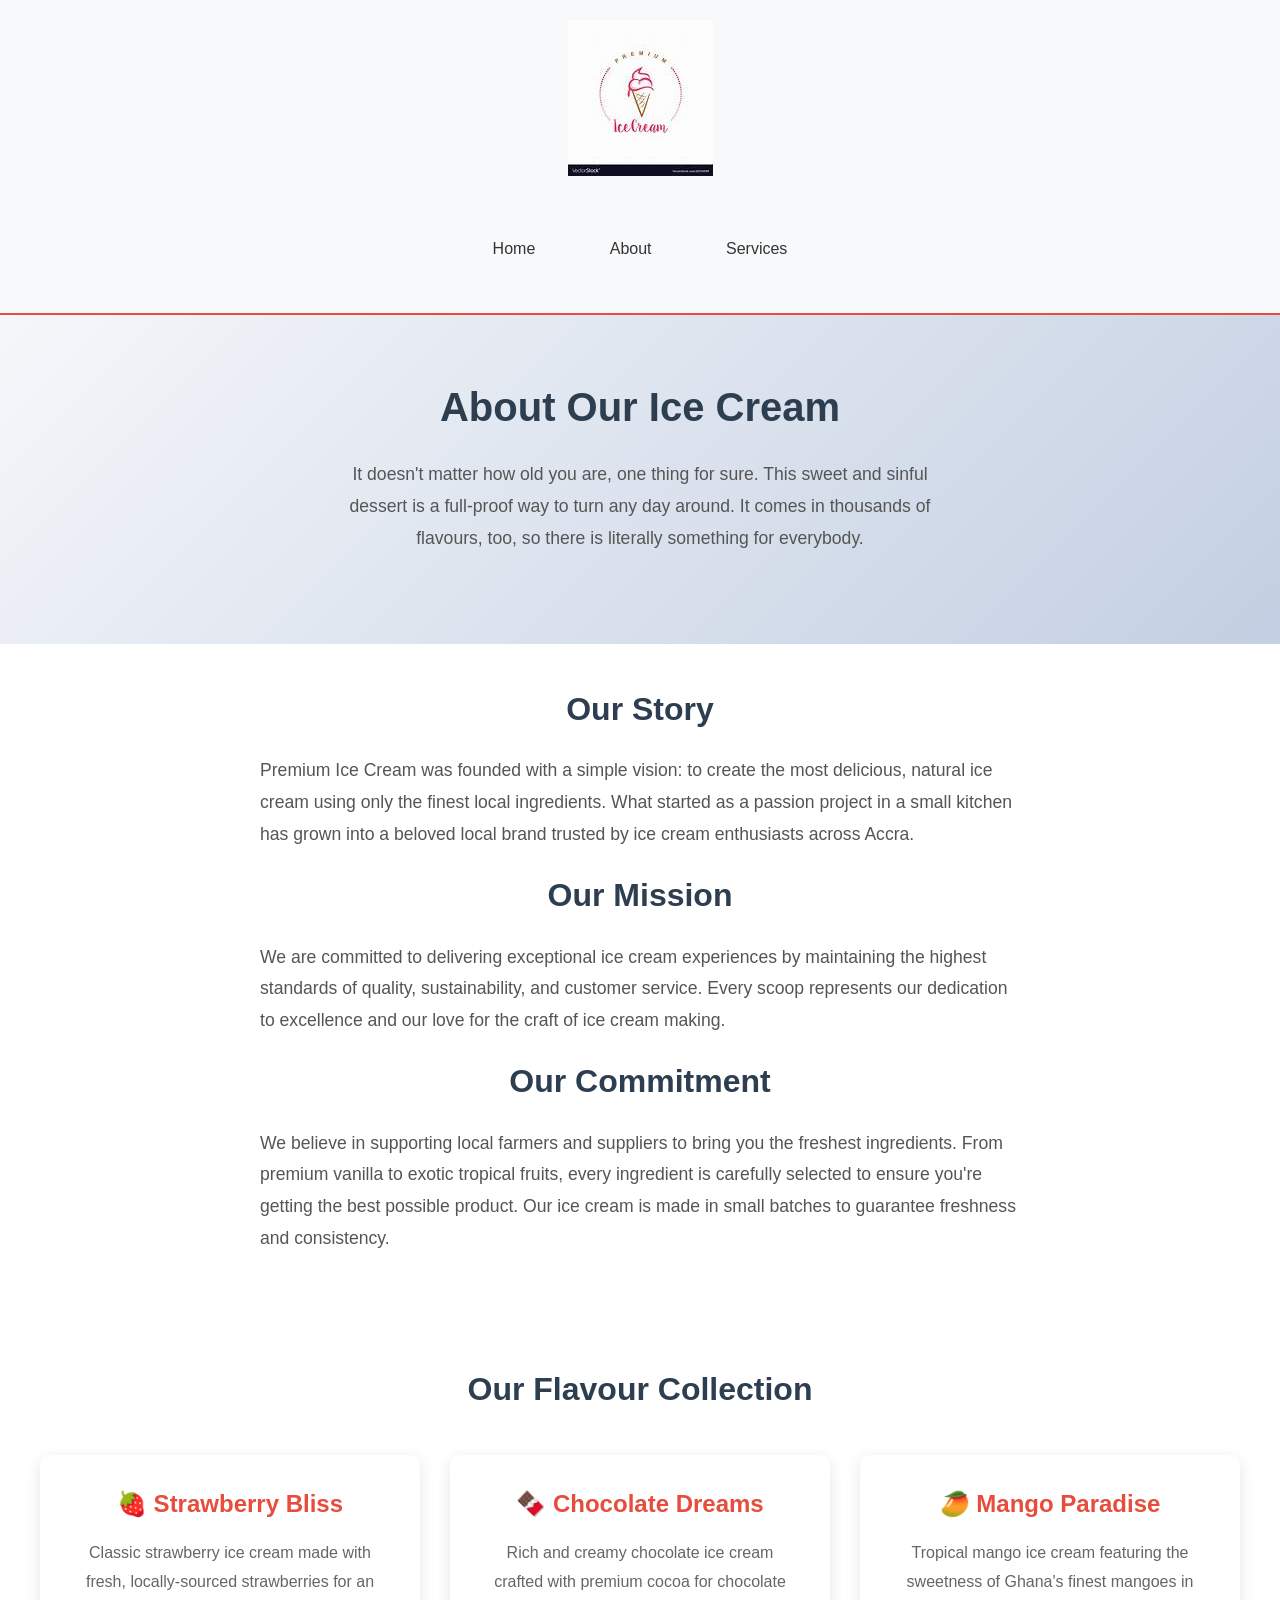
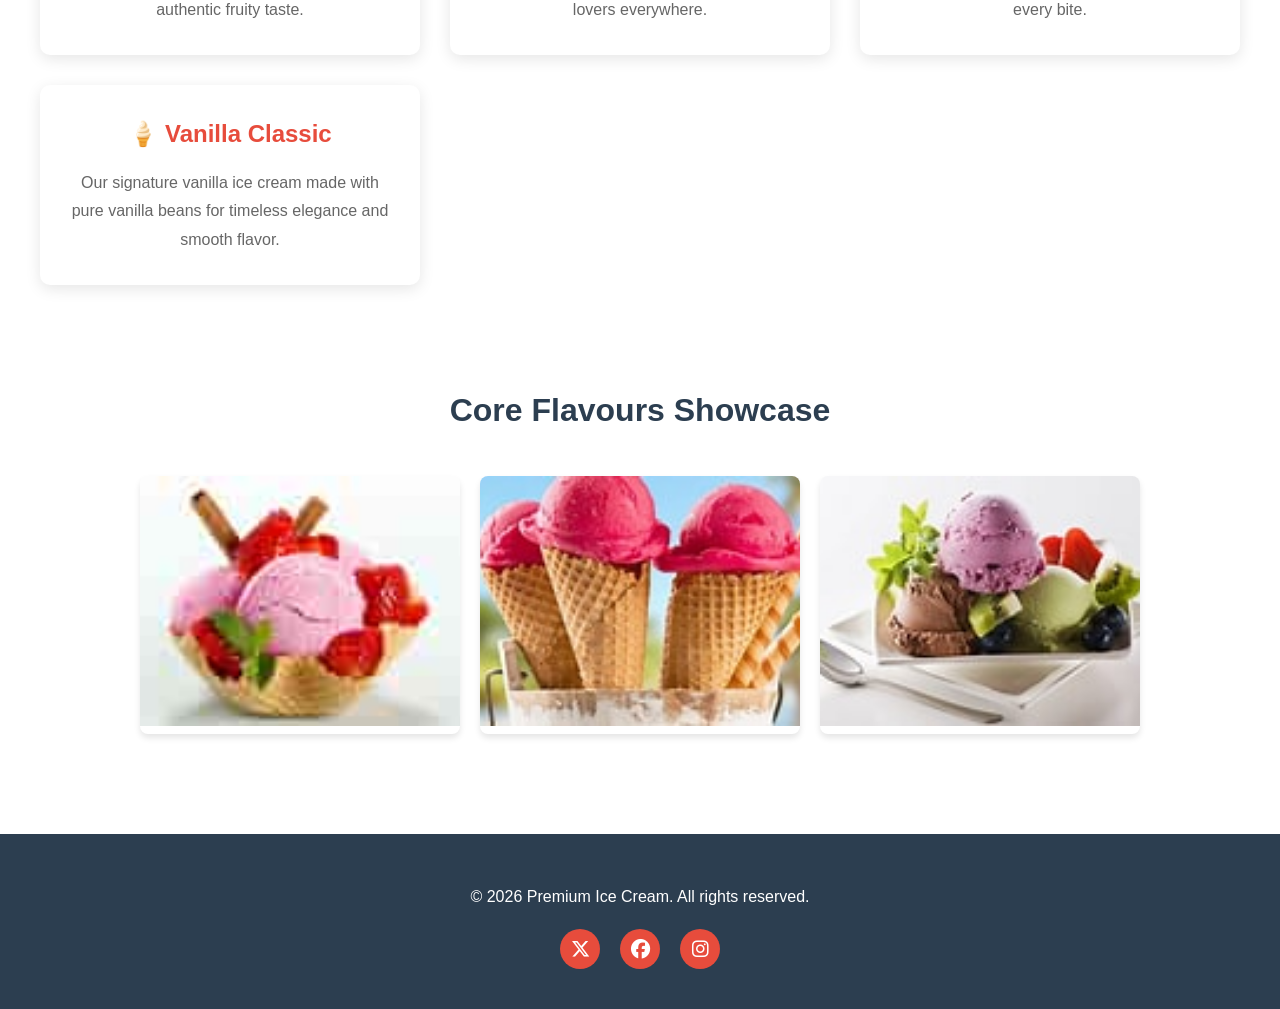
<file: about.html>
<!DOCTYPE html>
<html lang="en">
<head>
    <meta charset="UTF-8">
    <meta name="viewport" content="width=device-width, initial-scale=1.0">
    <meta name="description" content="Learn about our handmade ice cream and delicious flavors.">
    <title>About - Premium Ice Cream</title>
    <link rel="stylesheet" href="https://cdnjs.cloudflare.com/ajax/libs/font-awesome/6.4.0/css/all.min.css">
    <link rel="stylesheet" href="styles.css">
</head>
<body>
    <header>
        <img src="Logo1.jfif" alt="Ice Cream Logo" class="logo">
        <nav>
            <a href="index.html">Home</a>
            <a href="about.html">About</a>
            <a href="Services.html">Services</a>
        </nav>
    </header>

    <main>
        <section class="hero">
            <h1>About Our Ice Cream</h1>
            <p>It doesn't matter how old you are, one thing for sure. This sweet and sinful dessert is a full-proof way to turn any day around. It comes in thousands of flavours, too, so there is literally something for everybody.</p>
        </section>

        <section class="about-content">
            <h2>Our Story</h2>
            <p>Premium Ice Cream was founded with a simple vision: to create the most delicious, natural ice cream using only the finest local ingredients. What started as a passion project in a small kitchen has grown into a beloved local brand trusted by ice cream enthusiasts across Accra.</p>
            
            <h2>Our Mission</h2>
            <p>We are committed to delivering exceptional ice cream experiences by maintaining the highest standards of quality, sustainability, and customer service. Every scoop represents our dedication to excellence and our love for the craft of ice cream making.</p>
            
            <h2>Our Commitment</h2>
            <p>We believe in supporting local farmers and suppliers to bring you the freshest ingredients. From premium vanilla to exotic tropical fruits, every ingredient is carefully selected to ensure you're getting the best possible product. Our ice cream is made in small batches to guarantee freshness and consistency.</p>
        </section>

        <section>
            <h2>Our Flavour Collection</h2>
            <div class="features">
                <div class="feature-card">
                    <h3>🍓 Strawberry Bliss</h3>
                    <p>Classic strawberry ice cream made with fresh, locally-sourced strawberries for an authentic fruity taste.</p>
                </div>
                <div class="feature-card">
                    <h3>🍫 Chocolate Dreams</h3>
                    <p>Rich and creamy chocolate ice cream crafted with premium cocoa for chocolate lovers everywhere.</p>
                </div>
                <div class="feature-card">
                    <h3>🥭 Mango Paradise</h3>
                    <p>Tropical mango ice cream featuring the sweetness of Ghana's finest mangoes in every bite.</p>
                </div>
                <div class="feature-card">
                    <h3>🍦 Vanilla Classic</h3>
                    <p>Our signature vanilla ice cream made with pure vanilla beans for timeless elegance and smooth flavor.</p>
                </div>
            </div>
        </section>

        <section>
            <h2>Core Flavours Showcase</h2>
            <div class="flavors">
                <div class="flavor-item">
                    <img src="ice 1.jfif" alt="Ice cream flavor 1">
                </div>
                <div class="flavor-item">
                    <img src="ice 2.jfif" alt="Ice cream flavor 2">
                </div>
                <div class="flavor-item">
                    <img src="ice 3.jfif" alt="Ice cream flavor 3">
                </div>
            </div>
        </section>
    </main>

    <footer>
        <p>&copy; 2026 Premium Ice Cream. All rights reserved.</p>
        <div class="social-links">
            <a href="https://twitter.com" title="Follow us on X (Twitter)" aria-label="X">
                <i class="fab fa-x-twitter"></i>
            </a>
            <a href="https://facebook.com" title="Follow us on Facebook" aria-label="Facebook">
                <i class="fab fa-facebook"></i>
            </a>
            <a href="https://instagram.com" title="Follow us on Instagram" aria-label="Instagram">
                <i class="fab fa-instagram"></i>
            </a>
        </div>
    </footer>
</body>
</html>
</file>
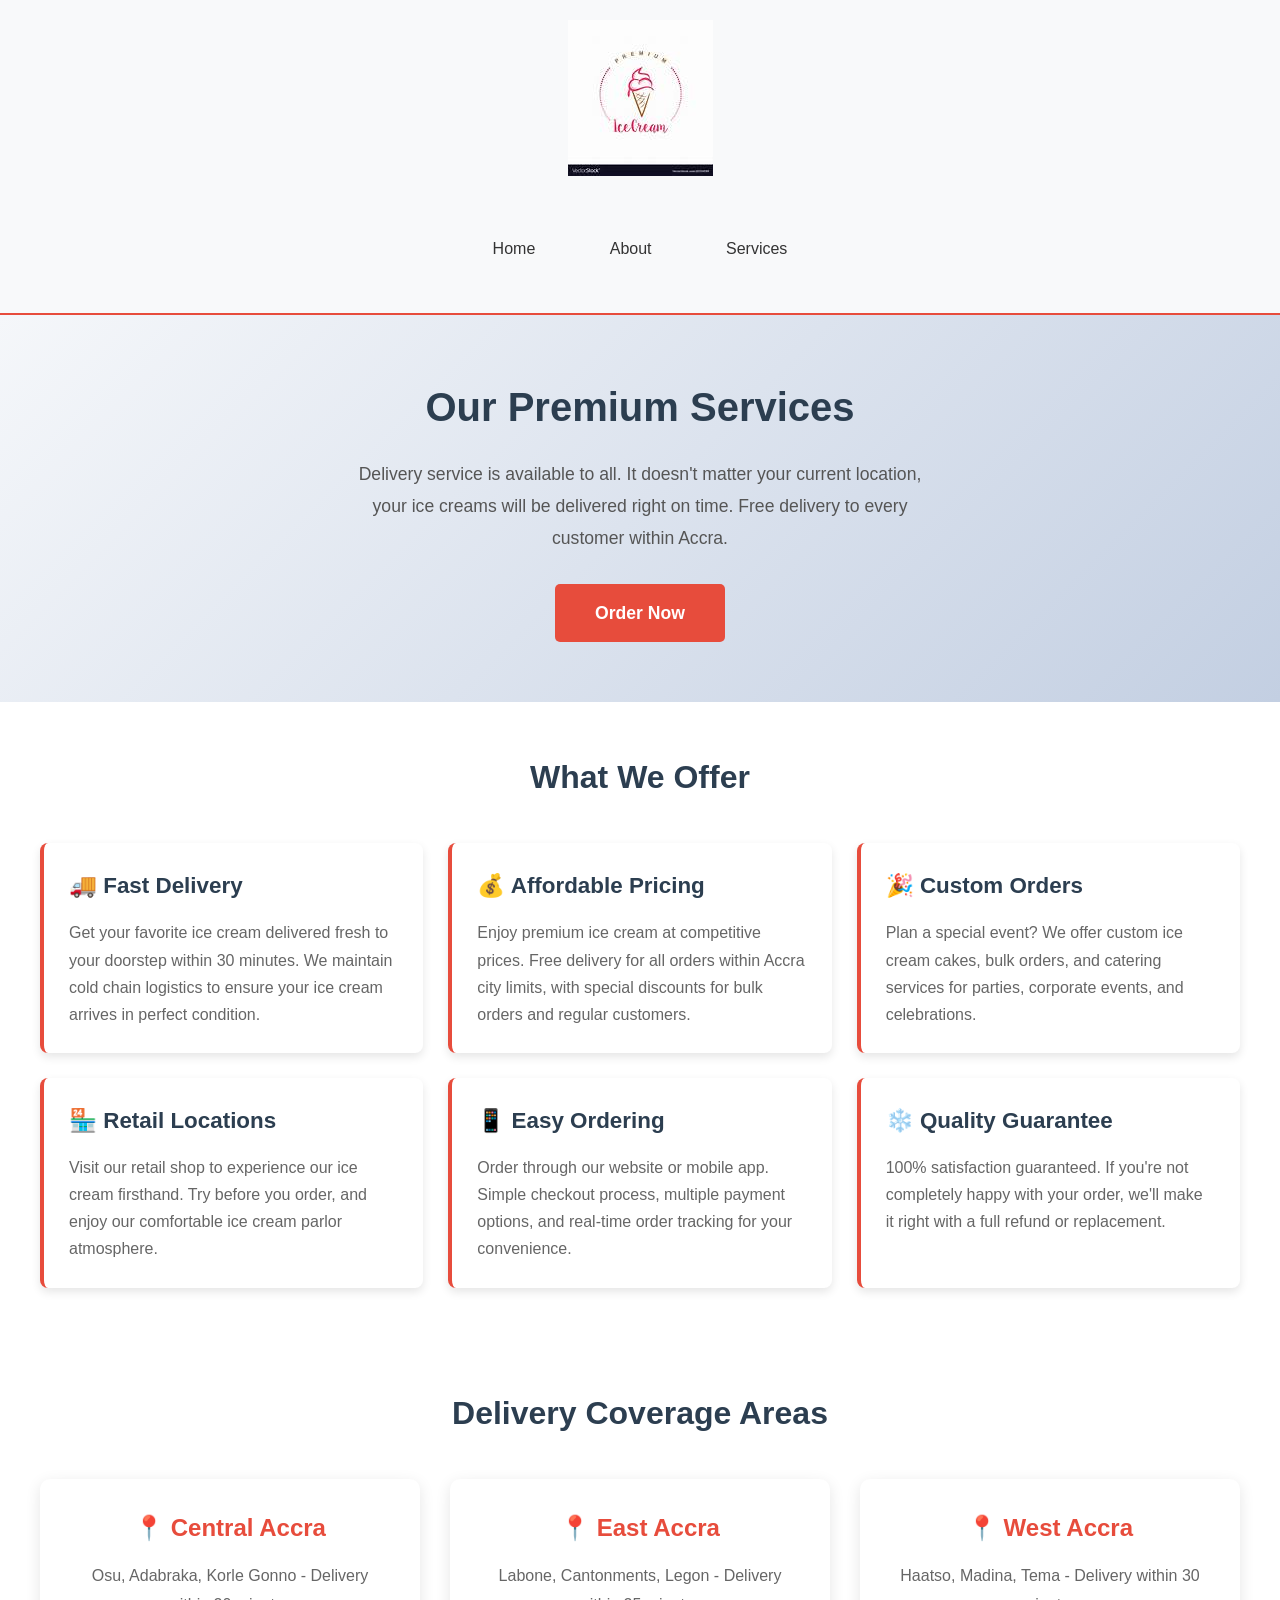
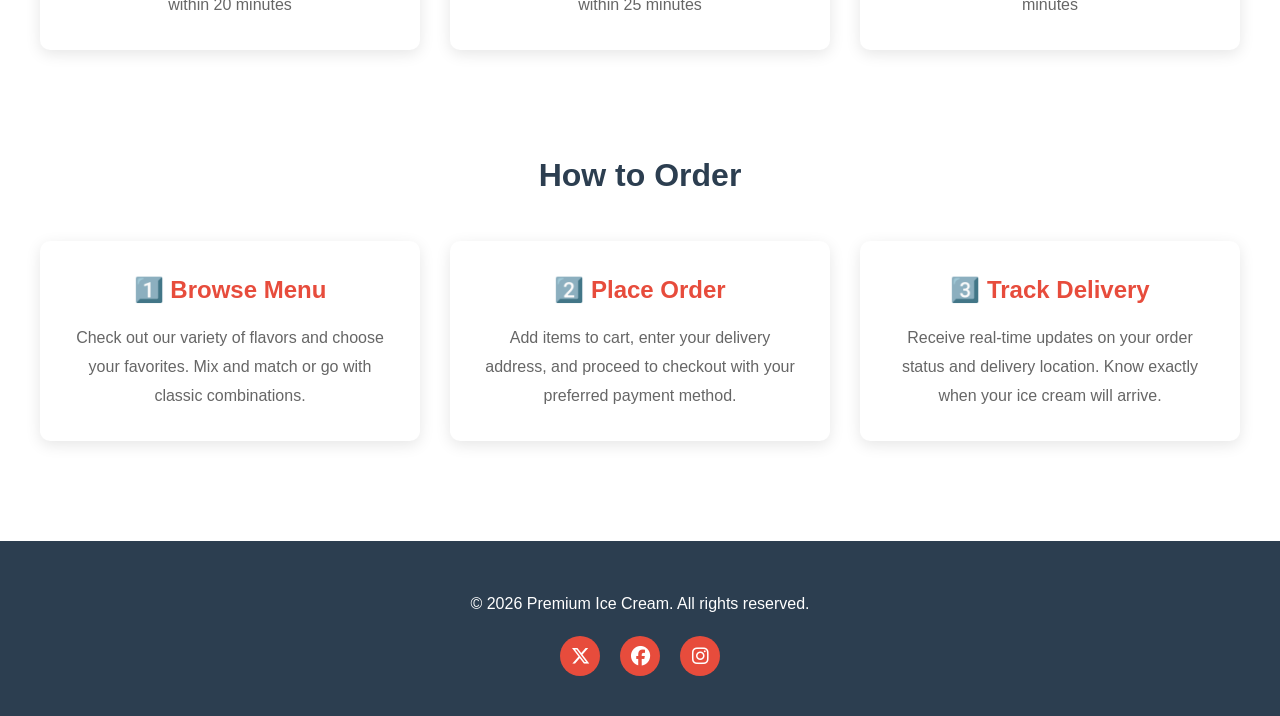
<file: Services.html>
<!DOCTYPE html>
<html lang="en">
<head>
    <meta charset="UTF-8">
    <meta name="viewport" content="width=device-width, initial-scale=1.0">
    <meta name="description" content="Our premium ice cream delivery service">
    <title>Services - Premium Ice Cream</title>
    <link rel="stylesheet" href="https://cdnjs.cloudflare.com/ajax/libs/font-awesome/6.4.0/css/all.min.css">
    <link rel="stylesheet" href="styles.css">
</head>
<body>
    <header>
        <img src="Logo1.jfif" alt="Ice Cream Logo" class="logo">
        <nav>
            <a href="index.html">Home</a>
            <a href="about.html">About</a>
            <a href="Services.html">Services</a>
        </nav>
    </header>

    <main>
        <section class="hero">
            <h1>Our Premium Services</h1>
            <p>Delivery service is available to all. It doesn't matter your current location, your ice creams will be delivered right on time. Free delivery to every customer within Accra.</p>
            <a href="https://www.icecream.com/" class="cta-button">Order Now</a>
        </section>

        <section>
            <h2>What We Offer</h2>
            <div class="services-grid">
                <div class="service-card">
                    <h3>🚚 Fast Delivery</h3>
                    <p>Get your favorite ice cream delivered fresh to your doorstep within 30 minutes. We maintain cold chain logistics to ensure your ice cream arrives in perfect condition.</p>
                </div>
                <div class="service-card">
                    <h3>💰 Affordable Pricing</h3>
                    <p>Enjoy premium ice cream at competitive prices. Free delivery for all orders within Accra city limits, with special discounts for bulk orders and regular customers.</p>
                </div>
                <div class="service-card">
                    <h3>🎉 Custom Orders</h3>
                    <p>Plan a special event? We offer custom ice cream cakes, bulk orders, and catering services for parties, corporate events, and celebrations.</p>
                </div>
                <div class="service-card">
                    <h3>🏪 Retail Locations</h3>
                    <p>Visit our retail shop to experience our ice cream firsthand. Try before you order, and enjoy our comfortable ice cream parlor atmosphere.</p>
                </div>
                <div class="service-card">
                    <h3>📱 Easy Ordering</h3>
                    <p>Order through our website or mobile app. Simple checkout process, multiple payment options, and real-time order tracking for your convenience.</p>
                </div>
                <div class="service-card">
                    <h3>❄️ Quality Guarantee</h3>
                    <p>100% satisfaction guaranteed. If you're not completely happy with your order, we'll make it right with a full refund or replacement.</p>
                </div>
            </div>
        </section>

        <section>
            <h2>Delivery Coverage Areas</h2>
            <div class="features">
                <div class="feature-card">
                    <h3>📍 Central Accra</h3>
                    <p>Osu, Adabraka, Korle Gonno - Delivery within 20 minutes</p>
                </div>
                <div class="feature-card">
                    <h3>📍 East Accra</h3>
                    <p>Labone, Cantonments, Legon - Delivery within 25 minutes</p>
                </div>
                <div class="feature-card">
                    <h3>📍 West Accra</h3>
                    <p>Haatso, Madina, Tema - Delivery within 30 minutes</p>
                </div>
            </div>
        </section>

        <section>
            <h2>How to Order</h2>
            <div class="features">
                <div class="feature-card">
                    <h3>1️⃣ Browse Menu</h3>
                    <p>Check out our variety of flavors and choose your favorites. Mix and match or go with classic combinations.</p>
                </div>
                <div class="feature-card">
                    <h3>2️⃣ Place Order</h3>
                    <p>Add items to cart, enter your delivery address, and proceed to checkout with your preferred payment method.</p>
                </div>
                <div class="feature-card">
                    <h3>3️⃣ Track Delivery</h3>
                    <p>Receive real-time updates on your order status and delivery location. Know exactly when your ice cream will arrive.</p>
                </div>
            </div>
        </section>
    </main>

    <footer>
        <p>&copy; 2026 Premium Ice Cream. All rights reserved.</p>
        <div class="social-links">
            <a href="https://twitter.com" title="Follow us on X (Twitter)" aria-label="X">
                <i class="fab fa-x-twitter"></i>
            </a>
            <a href="https://facebook.com" title="Follow us on Facebook" aria-label="Facebook">
                <i class="fab fa-facebook"></i>
            </a>
            <a href="https://instagram.com" title="Follow us on Instagram" aria-label="Instagram">
                <i class="fab fa-instagram"></i>
            </a>
        </div>
    </footer>
</body>
</html>
</file>
<file: styles.css>
* {
    margin: 0;
    padding: 0;
    box-sizing: border-box;
}

body {
    font-family: 'Segoe UI', Tahoma, Geneva, Verdana, sans-serif;
    line-height: 1.6;
    color: #333;
}

header {
    padding: 20px;
    text-align: center;
    background: #f8f9fa;
    border-bottom: 2px solid #e74c3c;
}

.logo {
    max-width: 200px;
    margin-bottom: 20px;
}

nav {
    margin: 20px 0;
}

nav a {
    display: inline-block;
    padding: 12px 25px;
    margin: 0 10px;
    text-decoration: none;
    color: #333;
    font-weight: 500;
    transition: color 0.3s ease;
}

nav a:hover {
    color: #e74c3c;
}

.hero {
    text-align: center;
    padding: 60px 20px;
    background: linear-gradient(135deg, #f5f7fa 0%, #c3cfe2 100%);
}

.hero h1 {
    font-size: 2.5rem;
    margin-bottom: 20px;
    color: #2c3e50;
}

.hero p {
    font-size: 1.1rem;
    max-width: 600px;
    margin: 0 auto 30px;
    line-height: 1.8;
    color: #555;
}

.cta-button {
    display: inline-block;
    padding: 15px 40px;
    background-color: #e74c3c;
    color: white;
    text-decoration: none;
    font-size: 1.1rem;
    border-radius: 5px;
    transition: background-color 0.3s ease;
    font-weight: 600;
}

.cta-button:hover {
    background-color: #c0392b;
}

section {
    padding: 50px 20px;
}

section h2 {
    font-size: 2rem;
    text-align: center;
    margin-bottom: 40px;
    color: #2c3e50;
}

.flavors {
    display: grid;
    grid-template-columns: repeat(auto-fit, minmax(250px, 1fr));
    gap: 20px;
    max-width: 1000px;
    margin: 0 auto;
}

.flavor-item {
    border-radius: 8px;
    overflow: hidden;
    box-shadow: 0 4px 6px rgba(0, 0, 0, 0.1);
    transition: transform 0.3s ease;
}

.flavor-item:hover {
    transform: translateY(-5px);
}

.flavor-item img {
    width: 100%;
    height: 250px;
    object-fit: cover;
}

.video-container {
    max-width: 800px;
    margin: 0 auto;
    aspect-ratio: 16 / 9;
}

.video-container video {
    width: 100%;
    height: 100%;
    border-radius: 8px;
}

.features {
    display: grid;
    grid-template-columns: repeat(auto-fit, minmax(280px, 1fr));
    gap: 30px;
    max-width: 1200px;
    margin: 0 auto;
}

.feature-card {
    background: white;
    padding: 30px;
    border-radius: 10px;
    box-shadow: 0 4px 15px rgba(0, 0, 0, 0.1);
    text-align: center;
    transition: transform 0.3s ease, box-shadow 0.3s ease;
}

.feature-card:hover {
    transform: translateY(-10px);
    box-shadow: 0 8px 25px rgba(0, 0, 0, 0.15);
}

.feature-card h3 {
    font-size: 1.5rem;
    margin-bottom: 15px;
    color: #e74c3c;
}

.feature-card p {
    color: #666;
    line-height: 1.8;
}

.about-content {
    max-width: 800px;
    margin: 0 auto;
    padding: 40px 20px;
}

.about-content h2 {
    font-size: 2rem;
    margin-bottom: 20px;
    color: #2c3e50;
}

.about-content p {
    font-size: 1.1rem;
    margin-bottom: 20px;
    line-height: 1.8;
    color: #555;
}

.services-grid {
    display: grid;
    grid-template-columns: repeat(auto-fit, minmax(300px, 1fr));
    gap: 25px;
    max-width: 1200px;
    margin: 0 auto;
}

.service-card {
    background: white;
    padding: 25px;
    border-radius: 8px;
    box-shadow: 0 4px 10px rgba(0, 0, 0, 0.1);
    transition: all 0.3s ease;
    border-left: 4px solid #e74c3c;
}

.service-card:hover {
    box-shadow: 0 8px 20px rgba(0, 0, 0, 0.15);
    transform: translateX(5px);
}

.service-card h3 {
    font-size: 1.4rem;
    margin-bottom: 15px;
    color: #2c3e50;
}

.service-card p {
    color: #666;
    line-height: 1.7;
}

.social-links {
    display: flex;
    justify-content: center;
    gap: 20px;
    margin-top: 20px;
}

.social-links a {
    display: inline-flex;
    align-items: center;
    justify-content: center;
    width: 40px;
    height: 40px;
    background-color: #e74c3c;
    color: white;
    border-radius: 50%;
    text-decoration: none;
    transition: background-color 0.3s ease;
    font-size: 1.2rem;
}

.social-links a:hover {
    background-color: #c0392b;
}

footer {
    background: #2c3e50;
    color: white;
    text-align: center;
    padding: 40px 20px;
    margin-top: 50px;
}

footer p {
    margin: 10px 0;
}

@media (max-width: 768px) {
    .hero h1 {
        font-size: 1.8rem;
    }

    nav a {
        display: block;
        margin: 10px 0;
    }

    .features,
    .services-grid {
        grid-template-columns: 1fr;
    }
}
</file>
